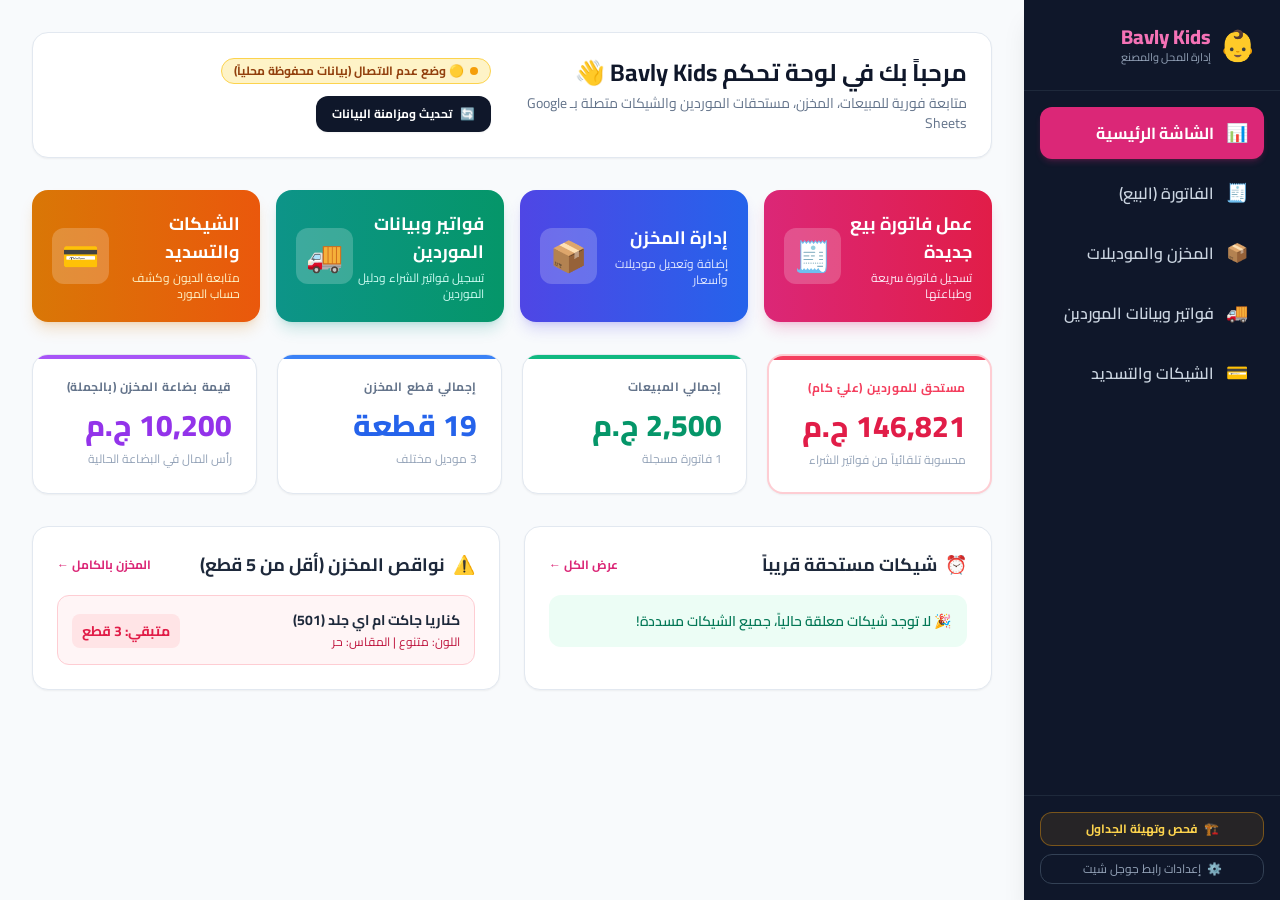
<file: index.html>
<!DOCTYPE html>
<html lang="ar" dir="rtl">
<head>
    <meta charset="UTF-8">
    <meta name="viewport" content="width=device-width, initial-scale=1.0">
    <title>Bavly Kids - الشاشة الرئيسية ولوحة التحكم</title>
    <script src="tailwind.min.js"></script>
    <link href="fonts/cairo.css" rel="stylesheet">
    <style>
        body { font-family: 'Cairo', sans-serif; }
    </style>
</head>
<body class="bg-slate-50 flex h-screen overflow-hidden text-slate-800">

    <!-- القائمة الجانبية (Sidebar) -->
    <aside class="w-64 bg-slate-900 text-white flex flex-col shadow-xl shrink-0 z-20">
        <div class="p-6 border-b border-slate-800 flex items-center justify-between">
            <div class="flex items-center gap-2">
                <span class="text-3xl">👶</span>
                <div>
                    <h1 class="text-xl font-extrabold text-pink-400 leading-tight">Bavly Kids</h1>
                    <p class="text-[11px] text-slate-400">إدارة المحل والمصنع</p>
                </div>
            </div>
        </div>

        <nav class="flex-1 p-4 space-y-2 overflow-y-auto">
            <a href="index.html" class="flex items-center gap-3 py-3 px-4 rounded-xl bg-pink-600 text-white font-bold shadow-md shadow-pink-600/20">
                <span class="text-lg">📊</span>
                <span>الشاشة الرئيسية</span>
            </a>
            <a href="sales.html" class="flex items-center gap-3 py-3 px-4 rounded-xl hover:bg-slate-800 text-slate-300 font-semibold transition">
                <span class="text-lg">🧾</span>
                <span>الفاتورة (البيع)</span>
            </a>
            <a href="inventory.html" class="flex items-center gap-3 py-3 px-4 rounded-xl hover:bg-slate-800 text-slate-300 font-semibold transition">
                <span class="text-lg">📦</span>
                <span>المخزن والموديلات</span>
            </a>
            <a href="suppliers.html" class="flex items-center gap-3 py-3 px-4 rounded-xl hover:bg-slate-800 text-slate-300 font-semibold transition">
                <span class="text-lg">🚚</span>
                <span>فواتير وبيانات الموردين</span>
            </a>
            <a href="checks.html" class="flex items-center gap-3 py-3 px-4 rounded-xl hover:bg-slate-800 text-slate-300 font-semibold transition">
                <span class="text-lg">💳</span>
                <span>الشيكات والتسديد</span>
            </a>
        </nav>

        <div class="p-4 border-t border-slate-800 space-y-2 text-center">
            <button onclick="setupCloudDatabase()" class="w-full text-xs text-amber-300 hover:text-amber-200 py-2 px-2.5 rounded-xl border border-amber-500/40 hover:border-amber-400 bg-amber-500/10 font-bold transition flex items-center justify-center gap-1.5">
                <span>🏗️</span> فحص وتهيئة الجداول
            </button>
            <button onclick="openSettingsModal()" class="w-full text-xs text-slate-400 hover:text-pink-300 py-1.5 px-2 rounded-xl border border-slate-700 hover:border-pink-500 transition flex items-center justify-center gap-1.5">
                <span>⚙️</span> إعدادات رابط جوجل شيت
            </button>
        </div>
    </aside>

    <!-- المحتوى الرئيسي (Main Content) -->
    <main class="flex-1 overflow-y-auto p-6 md:p-8 space-y-8">
        
        <!-- الهيدر والترحيب والتحكم السحابي -->
        <div class="flex flex-col md:flex-row justify-between items-start md:items-center gap-4 bg-white p-6 rounded-2xl border border-slate-200 shadow-sm">
            <div>
                <h2 class="text-2xl font-bold text-slate-900">مرحباً بك في لوحة تحكم Bavly Kids 👋</h2>
                <p class="text-sm text-slate-500 mt-1">متابعة فورية للمبيعات، المخزن، مستحقات الموردين والشيكات متصلة بـ Google Sheets</p>
            </div>
            <div class="flex items-center gap-3 flex-wrap">
                <span id="cloudStatus" class="cloud-sync-badge inline-flex items-center gap-1.5 px-3.5 py-1.5 rounded-full text-xs font-bold bg-emerald-100 text-emerald-800 border border-emerald-300 shadow-sm">
                    <span class="w-2 h-2 rounded-full bg-emerald-500 animate-pulse"></span>
                    متصل بالنظام السحابي
                </span>
                <button onclick="refreshDashboard()" class="bg-slate-900 hover:bg-slate-800 text-white text-xs px-4 py-2.5 rounded-xl font-bold transition flex items-center gap-2 shadow-sm">
                    <span>🔄</span> تحديث ومزامنة البيانات
                </button>
            </div>
        </div>

        <!-- أزرار الإجراءات السريعة -->
        <div class="grid grid-cols-1 sm:grid-cols-2 lg:grid-cols-4 gap-4">
            <a href="sales.html" class="flex items-center justify-between p-5 bg-gradient-to-r from-pink-600 to-rose-600 text-white rounded-2xl shadow-lg shadow-pink-600/20 hover:scale-[1.02] transition-transform">
                <div>
                    <h3 class="font-bold text-lg">عمل فاتورة بيع جديدة</h3>
                    <p class="text-xs text-pink-100 mt-1">تسجيل فاتورة سريعة وطباعتها</p>
                </div>
                <span class="text-3xl bg-white/20 p-2.5 rounded-xl">🧾</span>
            </a>

            <a href="inventory.html" class="flex items-center justify-between p-5 bg-gradient-to-r from-indigo-600 to-blue-600 text-white rounded-2xl shadow-lg shadow-indigo-600/20 hover:scale-[1.02] transition-transform">
                <div>
                    <h3 class="font-bold text-lg">إدارة المخزن</h3>
                    <p class="text-xs text-indigo-100 mt-1">إضافة وتعديل موديلات وأسعار</p>
                </div>
                <span class="text-3xl bg-white/20 p-2.5 rounded-xl">📦</span>
            </a>

            <a href="suppliers.html" class="flex items-center justify-between p-5 bg-gradient-to-r from-teal-600 to-emerald-600 text-white rounded-2xl shadow-lg shadow-teal-600/20 hover:scale-[1.02] transition-transform">
                <div>
                    <h3 class="font-bold text-lg">فواتير وبيانات الموردين</h3>
                    <p class="text-xs text-teal-100 mt-1">تسجيل فواتير الشراء ودليل الموردين</p>
                </div>
                <span class="text-3xl bg-white/20 p-2.5 rounded-xl">🚚</span>
            </a>

            <a href="checks.html" class="flex items-center justify-between p-5 bg-gradient-to-r from-amber-600 to-orange-600 text-white rounded-2xl shadow-lg shadow-amber-600/20 hover:scale-[1.02] transition-transform">
                <div>
                    <h3 class="font-bold text-lg">الشيكات والتسديد</h3>
                    <p class="text-xs text-amber-100 mt-1">متابعة الديون وكشف حساب المورد</p>
                </div>
                <span class="text-3xl bg-white/20 p-2.5 rounded-xl">💳</span>
            </a>
        </div>

        <!-- كروت الإحصائيات المالية والحسابية -->
        <div class="grid grid-cols-1 md:grid-cols-2 lg:grid-cols-4 gap-5">
            <!-- ديون الموردين (الميزة المطلوبة: أنا عليا كام تلقائي) -->
            <div class="bg-white p-6 rounded-2xl border-2 border-rose-200 shadow-sm relative overflow-hidden">
                <div class="absolute top-0 right-0 left-0 h-1 bg-rose-500"></div>
                <p class="text-xs font-bold text-rose-500 uppercase tracking-wider">مستحق للموردين (عليّ كام)</p>
                <h3 id="statTotalDebt" class="text-3xl font-extrabold text-rose-600 mt-3">0 ج.م</h3>
                <p class="text-xs text-slate-400 mt-2">محسوبة تلقائياً من فواتير الشراء</p>
            </div>

            <!-- إجمالي المبيعات المسجلة -->
            <div class="bg-white p-6 rounded-2xl border border-slate-200 shadow-sm relative overflow-hidden">
                <div class="absolute top-0 right-0 left-0 h-1 bg-emerald-500"></div>
                <p class="text-xs font-bold text-slate-500 uppercase tracking-wider">إجمالي المبيعات</p>
                <h3 id="statTotalSales" class="text-3xl font-extrabold text-emerald-600 mt-3">0 ج.م</h3>
                <p id="statInvoicesCount" class="text-xs text-slate-400 mt-2">0 فواتير مسجلة</p>
            </div>

            <!-- إجمالي عدد قطع المخزن -->
            <div class="bg-white p-6 rounded-2xl border border-slate-200 shadow-sm relative overflow-hidden">
                <div class="absolute top-0 right-0 left-0 h-1 bg-blue-500"></div>
                <p class="text-xs font-bold text-slate-500 uppercase tracking-wider">إجمالي قطع المخزن</p>
                <h3 id="statTotalStockQty" class="text-3xl font-extrabold text-blue-600 mt-3">0 قطعة</h3>
                <p id="statStockModelsCount" class="text-xs text-slate-400 mt-2">0 موديل مختلف</p>
            </div>

            <!-- القيمة التقديرية للمخزون بالجملة -->
            <div class="bg-white p-6 rounded-2xl border border-slate-200 shadow-sm relative overflow-hidden">
                <div class="absolute top-0 right-0 left-0 h-1 bg-purple-500"></div>
                <p class="text-xs font-bold text-slate-500 uppercase tracking-wider">قيمة بضاعة المخزن (بالجملة)</p>
                <h3 id="statStockValue" class="text-3xl font-extrabold text-purple-600 mt-3">0 ج.م</h3>
                <p class="text-xs text-slate-400 mt-2">رأس المال في البضاعة الحالية</p>
            </div>
        </div>

        <!-- قسم التنبيهات ونواقص المخزن والشيكات القادمة -->
        <div class="grid grid-cols-1 lg:grid-cols-2 gap-6">
            
            <!-- تنبيهات الشيكات المستحقة قريباً -->
            <div class="bg-white p-6 rounded-2xl border border-slate-200 shadow-sm">
                <div class="flex justify-between items-center mb-4">
                    <h3 class="font-bold text-slate-800 text-lg flex items-center gap-2">
                        <span>⏰</span> شيكات مستحقة قريباً
                    </h3>
                    <a href="checks.html" class="text-xs text-pink-600 font-bold hover:underline">عرض الكل ←</a>
                </div>
                <div id="dueChecksList" class="space-y-3">
                    <!-- ديناميكي -->
                </div>
            </div>

            <!-- نواقص المخزن (أقل من 5 قطع) -->
            <div class="bg-white p-6 rounded-2xl border border-slate-200 shadow-sm">
                <div class="flex justify-between items-center mb-4">
                    <h3 class="font-bold text-slate-800 text-lg flex items-center gap-2">
                        <span>⚠️</span> نواقص المخزن (أقل من 5 قطع)
                    </h3>
                    <a href="inventory.html" class="text-xs text-pink-600 font-bold hover:underline">المخزن بالكامل ←</a>
                </div>
                <div id="lowStockList" class="space-y-3">
                    <!-- ديناميكي -->
                </div>
            </div>

        </div>

    </main>

    <script src="app.js"></script>
    <script>
        function renderDashboard() {
            // 1. حساب مديونية الموردين (أنا عليا كام)
            const totalDebt = SupplierDB.getTotalDebt();
            const debtElem = document.getElementById('statTotalDebt');
            if (debtElem) debtElem.innerText = Number(totalDebt).toLocaleString() + ' ج.م';

            // 2. إحصائيات المبيعات
            const sales = SalesDB.getAll();
            const totalSales = sales.reduce((sum, s) => sum + (Number(s.netTotal) || 0), 0);
            const salesElem = document.getElementById('statTotalSales');
            const countElem = document.getElementById('statInvoicesCount');
            if (salesElem) salesElem.innerText = Number(totalSales).toLocaleString() + ' ج.م';
            if (countElem) countElem.innerText = `${sales.length} فاتورة مسجلة`;

            // 3. إحصائيات المخزن
            const inv = InventoryDB.getAll();
            const totalStockQty = inv.reduce((sum, i) => sum + (Number(i.qty) || 0), 0);
            const totalStockValue = inv.reduce((sum, i) => sum + ((Number(i.qty) || 0) * (Number(i.costPrice) || 0)), 0);
            
            const qtyElem = document.getElementById('statTotalStockQty');
            const modelsElem = document.getElementById('statStockModelsCount');
            const valueElem = document.getElementById('statStockValue');
            if (qtyElem) qtyElem.innerText = `${totalStockQty.toLocaleString()} قطعة`;
            if (modelsElem) modelsElem.innerText = `${inv.length} موديل مختلف`;
            if (valueElem) valueElem.innerText = `${totalStockValue.toLocaleString()} ج.م`;

            // 4. الشيكات القادمة
            const checks = CheckDB.getAll().filter(c => c.status !== "تم التسديد");
            const checksContainer = document.getElementById('dueChecksList');
            if (checksContainer) {
                if (checks.length === 0) {
                    checksContainer.innerHTML = `<div class="p-4 bg-emerald-50 text-emerald-700 rounded-xl text-sm font-semibold">🎉 لا توجد شيكات معلقة حالياً، جميع الشيكات مسددة!</div>`;
                } else {
                    checksContainer.innerHTML = checks.slice(0, 3).map(c => `
                        <div class="flex items-center justify-between p-3.5 bg-amber-50/70 border border-amber-200 rounded-xl">
                            <div>
                                <div class="font-bold text-slate-800 text-sm">شيك رقم: <span class="font-mono">${c.checkNo}</span> (${c.supplierName || 'بدون اسم'})</div>
                                <div class="text-xs text-amber-800 mt-1">تاريخ الاستحقاق: ${c.dueDate || 'غير محدد'} | البنك: ${c.bank || '-'}</div>
                            </div>
                            <div class="text-right">
                                <span class="font-bold text-rose-600 block text-sm">${(Number(c.remaining) || Number(c.total) || 0).toLocaleString()} ج.م</span>
                                <span class="text-[10px] bg-amber-200 text-amber-800 px-2 py-0.5 rounded-full font-bold">${c.status}</span>
                            </div>
                        </div>
                    `).join('');
                }
            }

            // 5. نواقص المخزن
            const lowStock = inv.filter(i => Number(i.qty) <= 5);
            const lowStockContainer = document.getElementById('lowStockList');
            if (lowStockContainer) {
                if (lowStock.length === 0) {
                    lowStockContainer.innerHTML = `<div class="p-4 bg-emerald-50 text-emerald-700 rounded-xl text-sm font-semibold">👍 المخزون بحالة ممتازة، لا توجد نواقص أقل من 5 قطع.</div>`;
                } else {
                    lowStockContainer.innerHTML = lowStock.slice(0, 3).map(i => `
                        <div class="flex items-center justify-between p-3.5 bg-rose-50/70 border border-rose-200 rounded-xl">
                            <div>
                                <div class="font-bold text-slate-800 text-sm">${i.name} (${i.code})</div>
                                <div class="text-xs text-rose-700 mt-1">اللون: ${i.colors || '-'} | المقاس: ${i.size || '-'}</div>
                            </div>
                            <div class="text-right">
                                <span class="font-bold text-rose-600 text-sm bg-rose-100 px-2.5 py-1 rounded-lg">متبقي: ${i.qty} قطع</span>
                            </div>
                        </div>
                    `).join('');
                }
            }
        }

        async function refreshDashboard() {
            showToast("جاري مزامنة وتحديث البيانات من جوجل شيت...", "info");
            const synced = await fetchAllFromCloud();
            renderDashboard();
            if (synced) {
                showToast("تم تحديث البيانات بنجاح من Google Sheets!");
            } else {
                showToast("تم تحديث الشاشة بالبيانات المحلية المحفوظة.");
            }
        }

        document.addEventListener('DOMContentLoaded', () => {
            renderDashboard();
        });

        window.addEventListener('bavly-data-synced', () => {
            renderDashboard();
        });
    </script>
</body>
</html>
</file>
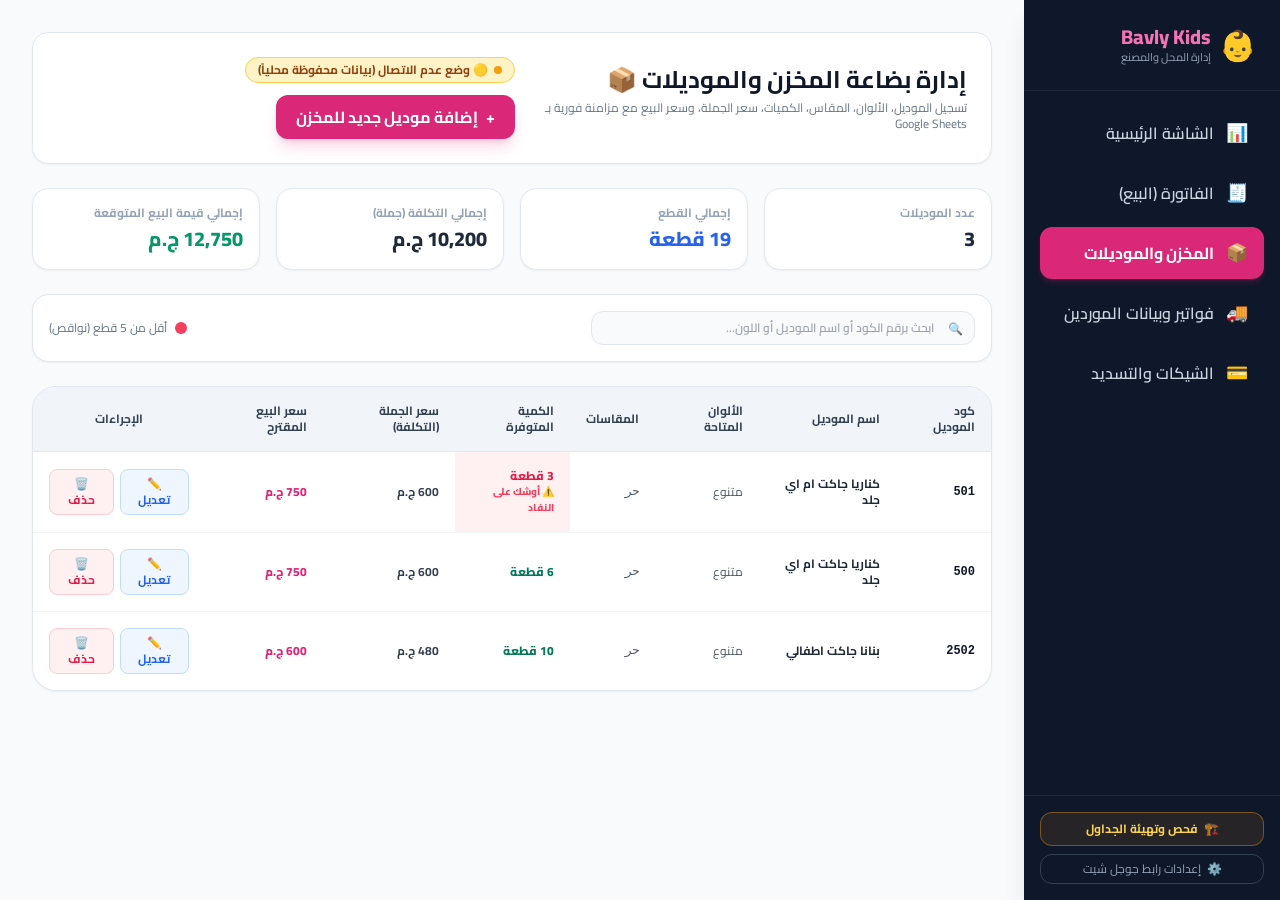
<file: inventory.html>
<!DOCTYPE html>
<html lang="ar" dir="rtl">
<head>
    <meta charset="UTF-8">
    <meta name="viewport" content="width=device-width, initial-scale=1.0">
    <title>Bavly Kids - المخزن والموديلات</title>
    <script src="tailwind.min.js"></script>
    <link href="fonts/cairo.css" rel="stylesheet">
    <style>body { font-family: 'Cairo', sans-serif; }</style>
</head>
<body class="bg-slate-50 flex h-screen overflow-hidden text-slate-800">

    <!-- القائمة الجانبية (Sidebar) -->
    <aside class="w-64 bg-slate-900 text-white flex flex-col shadow-xl shrink-0 z-20">
        <div class="p-6 border-b border-slate-800 flex items-center justify-between">
            <div class="flex items-center gap-2">
                <span class="text-3xl">👶</span>
                <div>
                    <h1 class="text-xl font-extrabold text-pink-400 leading-tight">Bavly Kids</h1>
                    <p class="text-[11px] text-slate-400">إدارة المحل والمصنع</p>
                </div>
            </div>
        </div>

        <nav class="flex-1 p-4 space-y-2 overflow-y-auto">
            <a href="index.html" class="flex items-center gap-3 py-3 px-4 rounded-xl hover:bg-slate-800 text-slate-300 font-semibold transition">
                <span class="text-lg">📊</span>
                <span>الشاشة الرئيسية</span>
            </a>
            <a href="sales.html" class="flex items-center gap-3 py-3 px-4 rounded-xl hover:bg-slate-800 text-slate-300 font-semibold transition">
                <span class="text-lg">🧾</span>
                <span>الفاتورة (البيع)</span>
            </a>
            <a href="inventory.html" class="flex items-center gap-3 py-3 px-4 rounded-xl bg-pink-600 text-white font-bold shadow-md shadow-pink-600/20">
                <span class="text-lg">📦</span>
                <span>المخزن والموديلات</span>
            </a>
            <a href="suppliers.html" class="flex items-center gap-3 py-3 px-4 rounded-xl hover:bg-slate-800 text-slate-300 font-semibold transition">
                <span class="text-lg">🚚</span>
                <span>فواتير وبيانات الموردين</span>
            </a>
            <a href="checks.html" class="flex items-center gap-3 py-3 px-4 rounded-xl hover:bg-slate-800 text-slate-300 font-semibold transition">
                <span class="text-lg">💳</span>
                <span>الشيكات والتسديد</span>
            </a>
        </nav>

        <div class="p-4 border-t border-slate-800 space-y-2 text-center">
            <button onclick="setupCloudDatabase()" class="w-full text-xs text-amber-300 hover:text-amber-200 py-2 px-2.5 rounded-xl border border-amber-500/40 hover:border-amber-400 bg-amber-500/10 font-bold transition flex items-center justify-center gap-1.5">
                <span>🏗️</span> فحص وتهيئة الجداول
            </button>
            <button onclick="openSettingsModal()" class="w-full text-xs text-slate-400 hover:text-pink-300 py-1.5 px-2 rounded-xl border border-slate-700 hover:border-pink-500 transition flex items-center justify-center gap-1.5">
                <span>⚙️</span> إعدادات رابط جوجل شيت
            </button>
        </div>
    </aside>

    <!-- المحتوى الرئيسي (Main Content) -->
    <main class="flex-1 overflow-y-auto p-6 md:p-8 space-y-6">
        
        <!-- هيدر الصفحة والتحكم -->
        <div class="flex flex-col sm:flex-row justify-between items-start sm:items-center gap-4 bg-white p-6 rounded-2xl border border-slate-200 shadow-sm">
            <div>
                <h2 class="text-2xl font-bold text-slate-900">إدارة بضاعة المخزن والموديلات 📦</h2>
                <p class="text-xs text-slate-500 mt-1">تسجيل الموديل، الألوان، المقاس، الكميات، سعر الجملة، وسعر البيع مع مزامنة فورية بـ Google Sheets</p>
            </div>
            <div class="flex items-center gap-3 flex-wrap">
                <span class="cloud-sync-badge inline-flex items-center gap-1.5 px-3 py-1 rounded-full text-xs font-bold bg-emerald-100 text-emerald-800 border border-emerald-300">
                    <span class="w-2 h-2 rounded-full bg-emerald-500 animate-pulse"></span>
                    متصل بالنظام السحابي
                </span>
                <button onclick="openItemModal()" class="bg-pink-600 hover:bg-pink-700 text-white px-5 py-2.5 rounded-xl font-bold transition flex items-center gap-2 shadow-lg shadow-pink-600/20">
                    <span>+</span> إضافة موديل جديد للمخزن
                </button>
            </div>
        </div>

        <!-- ملخص إحصائيات المخزن السريعة -->
        <div class="grid grid-cols-2 md:grid-cols-4 gap-4">
            <div class="bg-white p-4 rounded-2xl border border-slate-200 shadow-sm">
                <span class="text-xs text-slate-400 block font-bold">عدد الموديلات</span>
                <strong id="statTotalModels" class="text-xl font-extrabold text-slate-800 mt-1 block">0</strong>
            </div>
            <div class="bg-white p-4 rounded-2xl border border-slate-200 shadow-sm">
                <span class="text-xs text-slate-400 block font-bold">إجمالي القطع</span>
                <strong id="statTotalPieces" class="text-xl font-extrabold text-blue-600 mt-1 block">0 قطعة</strong>
            </div>
            <div class="bg-white p-4 rounded-2xl border border-slate-200 shadow-sm">
                <span class="text-xs text-slate-400 block font-bold">إجمالي التكلفة (جملة)</span>
                <strong id="statTotalCost" class="text-xl font-extrabold text-slate-800 mt-1 block">0 ج.م</strong>
            </div>
            <div class="bg-white p-4 rounded-2xl border border-slate-200 shadow-sm">
                <span class="text-xs text-slate-400 block font-bold">إجمالي قيمة البيع المتوقعة</span>
                <strong id="statTotalSell" class="text-xl font-extrabold text-emerald-600 mt-1 block">0 ج.م</strong>
            </div>
        </div>

        <!-- شريط البحث السريع والفلترة -->
        <div class="bg-white p-4 rounded-2xl border border-slate-200 shadow-sm flex flex-col sm:flex-row gap-3 items-center justify-between">
            <div class="relative w-full sm:w-96">
                <input type="text" id="searchInput" oninput="filterInventory()" placeholder="ابحث برقم الكود أو اسم الموديل أو اللون..." class="w-full bg-slate-50 border border-slate-200 rounded-xl py-2 px-4 pr-10 text-xs focus:outline-none focus:border-pink-500 font-semibold">
                <span class="absolute right-3 top-2.5 text-slate-400 text-xs">🔍</span>
            </div>
            <div class="flex items-center gap-2 text-xs text-slate-500 w-full sm:w-auto justify-end">
                <span class="w-3 h-3 rounded-full bg-rose-500 inline-block"></span>
                <span>أقل من 5 قطع (نواقص)</span>
            </div>
        </div>

        <!-- جدول المخزن الرئيسي -->
        <div class="bg-white rounded-3xl border border-slate-200 shadow-sm overflow-hidden">
            <div class="overflow-x-auto">
                <table class="w-full text-right text-xs">
                    <thead class="bg-slate-100 text-slate-700 font-bold border-b border-slate-200">
                        <tr>
                            <th class="p-4">كود الموديل</th>
                            <th class="p-4">اسم الموديل</th>
                            <th class="p-4">الألوان المتاحة</th>
                            <th class="p-4">المقاسات</th>
                            <th class="p-4">الكمية المتوفرة</th>
                            <th class="p-4">سعر الجملة (التكلفة)</th>
                            <th class="p-4">سعر البيع المقترح</th>
                            <th class="p-4 text-center">الإجراءات</th>
                        </tr>
                    </thead>
                    <tbody id="inventoryTableBody" class="divide-y divide-slate-100">
                        <!-- ديناميكي -->
                    </tbody>
                </table>
            </div>
        </div>

    </main>

    <!-- Modal إضافة / تعديل موديل -->
    <div id="itemModal" class="hidden fixed inset-0 bg-slate-900/70 backdrop-blur-sm flex items-center justify-center p-4 z-50">
        <div class="bg-white rounded-3xl p-6 sm:p-8 w-full max-w-lg shadow-2xl space-y-6">
            <div class="flex justify-between items-center border-b pb-3">
                <h3 id="modalTitle" class="text-xl font-bold text-slate-800">إضافة موديل جديد للمخزن 👕</h3>
                <button onclick="closeItemModal()" class="text-slate-400 hover:text-slate-600 font-bold text-lg">✕</button>
            </div>

            <form id="itemForm" onsubmit="handleFormSubmit(event)" class="space-y-4">
                <input type="hidden" id="editingOldCode" value="">
                
                <div class="grid grid-cols-2 gap-4">
                    <div>
                        <label class="block text-xs font-bold text-slate-700 mb-1">كود الموديل *</label>
                        <input type="text" id="modelCode" required placeholder="مثال: M-101" class="w-full border border-slate-300 rounded-xl p-2.5 text-xs font-mono font-bold focus:border-pink-500 outline-none">
                    </div>
                    <div>
                        <label class="block text-xs font-bold text-slate-700 mb-1">اسم / وصف الموديل *</label>
                        <input type="text" id="modelName" required placeholder="مثال: طقم بطوط قطن صيفي" class="w-full border border-slate-300 rounded-xl p-2.5 text-xs font-semibold focus:border-pink-500 outline-none">
                    </div>
                </div>

                <div class="grid grid-cols-2 gap-4">
                    <div>
                        <label class="block text-xs font-bold text-slate-700 mb-1">الألوان المتاحة</label>
                        <input type="text" id="modelColors" placeholder="أصفر / أزرق / أحمر" class="w-full border border-slate-300 rounded-xl p-2.5 text-xs focus:border-pink-500 outline-none">
                    </div>
                    <div>
                        <label class="block text-xs font-bold text-slate-700 mb-1">المقاس / السن</label>
                        <input type="text" id="modelSize" placeholder="2-4-6 أو حر" class="w-full border border-slate-300 rounded-xl p-2.5 text-xs font-mono focus:border-pink-500 outline-none">
                    </div>
                </div>

                <div class="grid grid-cols-3 gap-3">
                    <div>
                        <label class="block text-xs font-bold text-slate-700 mb-1">الكمية بالمخزن *</label>
                        <input type="number" id="modelQty" required min="0" placeholder="0" class="w-full border border-slate-300 rounded-xl p-2.5 text-xs font-bold focus:border-pink-500 outline-none text-center">
                    </div>
                    <div>
                        <label class="block text-xs font-bold text-slate-700 mb-1">سعر الجملة (ج.م) *</label>
                        <input type="number" id="modelCost" step="0.5" required min="0" oninput="autoCalcSellPrice()" placeholder="0" class="w-full border border-slate-300 rounded-xl p-2.5 text-xs font-bold focus:border-pink-500 outline-none">
                    </div>
                    <div>
                        <label class="block text-xs font-bold text-slate-700 mb-1">سعر البيع (ج.م) *</label>
                        <input type="number" id="modelSell" step="0.5" required min="0" placeholder="0" class="w-full border border-slate-300 rounded-xl p-2.5 text-xs font-bold text-pink-600 focus:border-pink-500 outline-none">
                    </div>
                </div>

                <div id="autoPriceHint" class="hidden text-[11px] text-pink-600 bg-pink-50 p-2.5 rounded-xl border border-pink-100 flex items-center gap-1.5 font-bold">
                    <span>💡</span> تم اقتراح سعر البيع تلقائياً بهامش ربح 25% (يمكنك تعديله بحرية).
                </div>

                <div class="flex justify-end gap-3 pt-3">
                    <button type="button" onclick="closeItemModal()" class="px-5 py-2.5 rounded-xl border border-slate-300 text-slate-700 text-xs font-bold hover:bg-slate-100 transition">إلغاء</button>
                    <button type="submit" class="px-6 py-2.5 rounded-xl bg-pink-600 hover:bg-pink-700 text-white text-xs font-bold shadow-lg shadow-pink-600/20 transition">حفظ في المخزن</button>
                </div>
            </form>
        </div>
    </div>

    <script src="app.js"></script>
    <script>
        let isEditing = false;

        function autoCalcSellPrice() {
            const cost = parseFloat(document.getElementById('modelCost').value) || 0;
            if (cost > 0 && !isEditing) {
                const suggested = Math.round(cost * 1.25 * 2) / 2;
                document.getElementById('modelSell').value = suggested;
                document.getElementById('autoPriceHint').classList.remove('hidden');
            } else {
                document.getElementById('autoPriceHint').classList.add('hidden');
            }
        }

        function renderInventory(itemsToRender = null) {
            const allItems = InventoryDB.getAll();
            const items = itemsToRender || allItems;
            const tbody = document.getElementById('inventoryTableBody');

            document.getElementById('statTotalModels').innerText = allItems.length;
            const totalPieces = allItems.reduce((s, i) => s + (Number(i.qty) || 0), 0);
            const totalCost = allItems.reduce((s, i) => s + ((Number(i.qty) || 0) * (Number(i.costPrice) || 0)), 0);
            const totalSell = allItems.reduce((s, i) => s + ((Number(i.qty) || 0) * (Number(i.sellPrice) || 0)), 0);

            document.getElementById('statTotalPieces').innerText = `${totalPieces.toLocaleString()} قطعة`;
            document.getElementById('statTotalCost').innerText = `${totalCost.toLocaleString()} ج.م`;
            document.getElementById('statTotalSell').innerText = `${totalSell.toLocaleString()} ج.م`;

            if (items.length === 0) {
                tbody.innerHTML = `<tr><td colspan="8" class="p-8 text-center text-slate-400">لا توجد موديلات مطابقة في المخزن</td></tr>`;
                return;
            }

            tbody.innerHTML = items.map(item => {
                const isLow = Number(item.qty) <= 5;
                return `
                    <tr class="hover:bg-slate-50 transition border-b border-slate-100">
                        <td class="p-4 font-mono font-bold text-slate-900">${item.code}</td>
                        <td class="p-4 font-bold text-slate-800">${item.name}</td>
                        <td class="p-4 text-slate-600 text-xs">${item.colors || '-'}</td>
                        <td class="p-4 font-mono text-slate-600 text-xs">${item.size || '-'}</td>
                        <td class="p-4 font-extrabold ${isLow ? 'text-rose-600 bg-rose-50' : 'text-emerald-700'}">
                            ${item.qty} قطعة ${isLow ? '<span class="text-[10px] text-rose-500 block">⚠️ أوشك على النفاد</span>' : ''}
                        </td>
                        <td class="p-4 font-bold text-slate-700">${Number(item.costPrice).toLocaleString()} ج.م</td>
                        <td class="p-4 font-extrabold text-pink-600">${Number(item.sellPrice).toLocaleString()} ج.م</td>
                        <td class="p-4 text-center">
                            <div class="flex items-center justify-center gap-1.5">
                                <button onclick="editItem('${item.code}')" class="text-blue-600 hover:text-blue-800 font-bold text-xs bg-blue-50 px-2.5 py-1.5 rounded-lg border border-blue-200 transition">✏️ تعديل</button>
                                <button onclick="deleteItem('${item.code}')" class="text-rose-600 hover:text-rose-800 font-bold text-xs bg-rose-50 px-2.5 py-1.5 rounded-lg border border-rose-200 transition">🗑️ حذف</button>
                            </div>
                        </td>
                    </tr>
                `;
            }).join('');
        }

        function filterInventory() {
            const query = (document.getElementById('searchInput').value || '').toLowerCase().trim();
            const allItems = InventoryDB.getAll();
            if (!query) {
                renderInventory();
                return;
            }
            const filtered = allItems.filter(i => 
                (i.code && String(i.code).toLowerCase().includes(query)) ||
                (i.name && String(i.name).toLowerCase().includes(query)) ||
                (i.colors && String(i.colors).toLowerCase().includes(query))
            );
            renderInventory(filtered);
        }

        function openItemModal() {
            isEditing = false;
            document.getElementById('modalTitle').innerText = "إضافة موديل جديد للمخزن 👕";
            document.getElementById('itemForm').reset();
            document.getElementById('editingOldCode').value = "";
            document.getElementById('modelCode').readOnly = false;
            document.getElementById('autoPriceHint').classList.add('hidden');
            document.getElementById('itemModal').classList.remove('hidden');
            document.getElementById('modelCode').focus();
        }

        function closeItemModal() {
            document.getElementById('itemModal').classList.add('hidden');
        }

        function editItem(code) {
            const item = InventoryDB.getAll().find(i => String(i.code).trim() === String(code).trim());
            if (!item) return;

            isEditing = true;
            document.getElementById('modalTitle').innerText = "تعديل بيانات الموديل: " + item.code;
            document.getElementById('editingOldCode').value = item.code;
            document.getElementById('modelCode').value = item.code;
            document.getElementById('modelCode').readOnly = false;
            document.getElementById('modelName').value = item.name;
            document.getElementById('modelColors').value = item.colors || '';
            document.getElementById('modelSize').value = item.size || '';
            document.getElementById('modelQty').value = item.qty;
            document.getElementById('modelCost').value = item.costPrice;
            document.getElementById('modelSell').value = item.sellPrice;
            document.getElementById('autoPriceHint').classList.add('hidden');

            document.getElementById('itemModal').classList.remove('hidden');
        }

        function handleFormSubmit(e) {
            e.preventDefault();

            const oldCode = document.getElementById('editingOldCode').value.trim();
            const newCode = document.getElementById('modelCode').value.trim();

            const item = {
                code: newCode,
                name: document.getElementById('modelName').value.trim(),
                colors: document.getElementById('modelColors').value.trim() || 'متنوع',
                size: document.getElementById('modelSize').value.trim() || 'حر',
                qty: parseInt(document.getElementById('modelQty').value) || 0,
                costPrice: parseFloat(document.getElementById('modelCost').value) || 0,
                sellPrice: parseFloat(document.getElementById('modelSell').value) || 0
            };

            InventoryDB.save(item, oldCode || null);
            showToast(`✅ تم حفظ الموديل (${item.name}) بنجاح ومزامنة جوجل شيت`);
            closeItemModal();
            renderInventory();
        }

        function deleteItem(code) {
            if (confirm(`⚠️ هل أنت متأكد من حذف الموديل رقم [${code}] من المخزن؟\nسيتم حذفه من المخزن وجوجل شيت نهائياً.`)) {
                InventoryDB.delete(code);
                showToast(`🗑️ تم حذف الموديل [${code}]`);
                renderInventory();
            }
        }

        document.addEventListener('DOMContentLoaded', () => {
            renderInventory();
        });

        window.addEventListener('bavly-data-synced', () => {
            renderInventory();
        });
    </script>
</body>
</html>
</file>
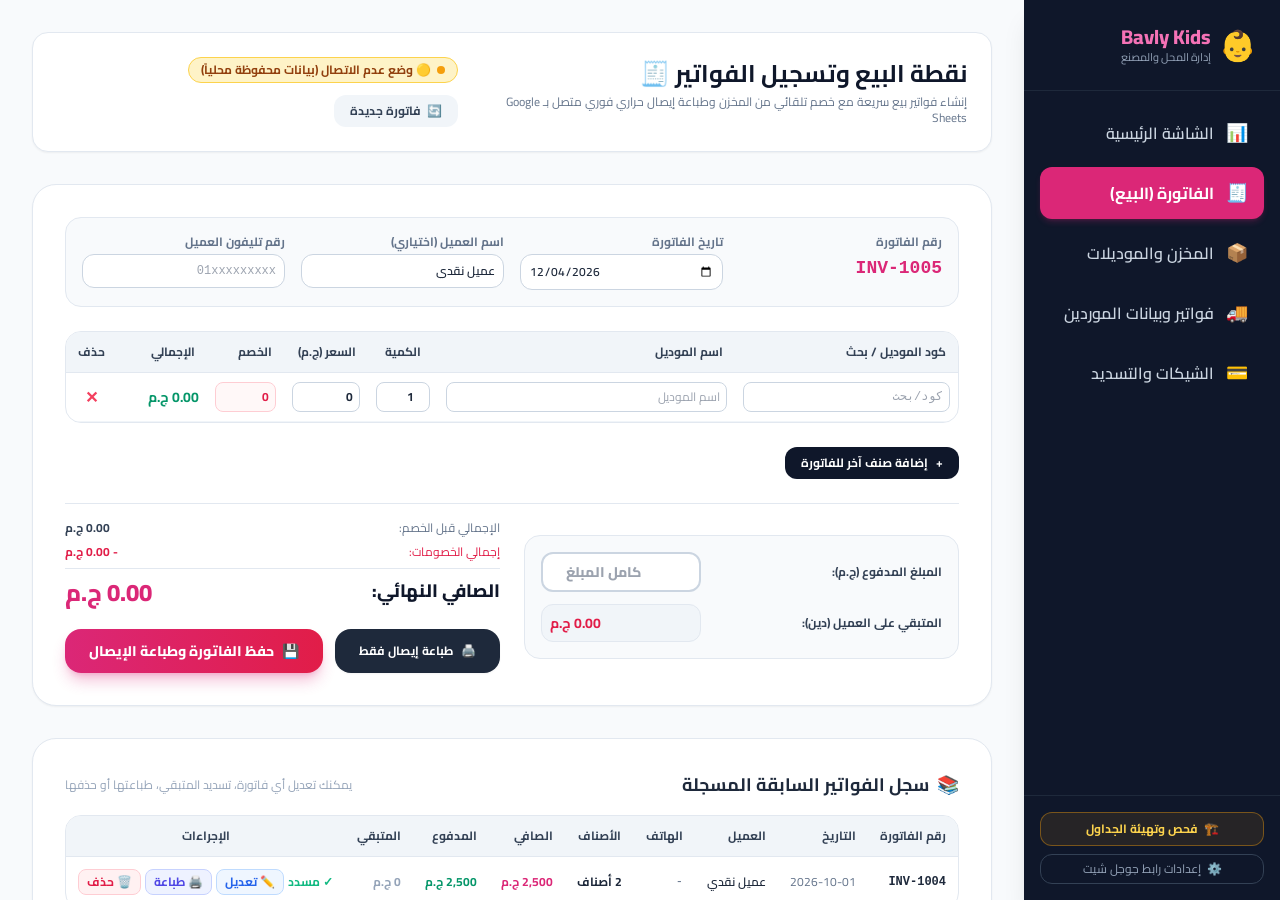
<file: sales.html>
<!DOCTYPE html>
<html lang="ar" dir="rtl">
<head>
    <meta charset="UTF-8">
    <meta name="viewport" content="width=device-width, initial-scale=1.0">
    <title>Bavly Kids - الفاتورة والمبيعات</title>
    <script src="tailwind.min.js"></script>
    <link href="fonts/cairo.css" rel="stylesheet">
    <style>
        body { font-family: 'Cairo', sans-serif; }

        /* ======= شاشة عادية ======= */
        @media screen {
            .receipt-only { display: none !important; }
        }

        /* ======= طباعة إيصال حراري ======= */
        @media print {
            aside, .no-print, button, nav,
            .print-hide, header { display: none !important; }

            * { -webkit-print-color-adjust: exact !important; print-color-adjust: exact !important; }

            html, body {
                margin: 0 !important;
                padding: 0 !important;
                background: white !important;
                width: 80mm !important;
                max-width: 80mm !important;
                font-family: 'Cairo', 'Arial', sans-serif !important;
            }

            main {
                display: none !important;
            }

            .receipt-only {
                display: block !important;
                width: 76mm !important;
                margin: 0 auto !important;
                padding: 3mm 2mm !important;
                font-size: 11px !important;
                color: #000 !important;
                background: white !important;
            }

            .receipt-only * {
                font-family: 'Cairo', 'Arial', sans-serif !important;
                color: #000 !important;
            }

            .rcpt-header {
                text-align: center;
                border-bottom: 2px dashed #000;
                padding-bottom: 4px;
                margin-bottom: 5px;
            }

            .rcpt-header h1 {
                font-size: 16px !important;
                font-weight: 900 !important;
                margin: 0 !important;
            }

            .rcpt-header p {
                font-size: 9px !important;
                margin: 1px 0 !important;
            }

            .rcpt-meta {
                display: flex !important;
                justify-content: space-between !important;
                font-size: 9.5px !important;
                border-bottom: 1px dashed #666;
                padding-bottom: 3px;
                margin-bottom: 4px;
            }

            .rcpt-table {
                width: 100% !important;
                border-collapse: collapse !important;
                font-size: 9.5px !important;
                margin-bottom: 4px;
            }

            .rcpt-table th {
                border-bottom: 1.5px solid #000;
                padding: 2px 1px;
                font-size: 9px;
            }

            .rcpt-table td {
                padding: 2.5px 1px;
                border-bottom: 0.5px dashed #ccc;
            }

            .rcpt-summary {
                border-top: 1.5px dashed #000;
                padding-top: 3px;
                font-size: 10px !important;
            }

            .rcpt-summary .row {
                display: flex !important;
                justify-content: space-between !important;
                padding: 1px 0;
            }

            .rcpt-summary .total-row {
                font-size: 13px !important;
                font-weight: 900 !important;
                border-top: 2px solid #000;
                border-bottom: 2px solid #000;
                padding: 2px 0;
                margin-top: 3px;
            }

            .rcpt-footer {
                text-align: center;
                font-size: 8.5px !important;
                margin-top: 6px;
                border-top: 1px dashed #000;
                padding-top: 4px;
            }
        }
    </style>
</head>
<body class="bg-slate-50 flex h-screen overflow-hidden text-slate-800">

    <!-- ===== إيصال الطباعة الحرارية - يظهر فقط عند الطباعة ===== -->
    <div class="receipt-only" id="thermalReceipt">
        <div class="rcpt-header">
            <h1>👶 Bavly Kids</h1>
            <p>محل ومصنع أرقى ملابس الأطفال</p>
            <p>📞 01000000000</p>
        </div>

        <div class="rcpt-meta">
            <span>رقم: <strong id="rcpt-invno"></strong></span>
            <span id="rcpt-date"></span>
        </div>

        <table class="rcpt-table">
            <thead>
                <tr>
                    <th style="text-align:right">كود</th>
                    <th style="text-align:right">الصنف</th>
                    <th style="text-align:center">كمية</th>
                    <th style="text-align:left">سعر</th>
                    <th style="text-align:left">إجمالي</th>
                </tr>
            </thead>
            <tbody id="rcpt-items"></tbody>
        </table>

        <div class="rcpt-summary">
            <div class="row">
                <span>الإجمالي قبل الخصم:</span>
                <span id="rcpt-subtotal"></span>
            </div>
            <div class="row" id="rcpt-discount-row" style="color:#c00">
                <span>الخصم:</span>
                <span id="rcpt-discount"></span>
            </div>
            <div class="row total-row">
                <span>الصافي المطلوب:</span>
                <span id="rcpt-net"></span>
            </div>
            <div class="row">
                <span>المدفوع نقداً:</span>
                <span id="rcpt-paid"></span>
            </div>
            <div class="row" id="rcpt-remaining-row">
                <span>المتبقي:</span>
                <span id="rcpt-remaining" style="font-weight:bold;color:#c00"></span>
            </div>
        </div>

        <div class="rcpt-footer">
            <p>شكراً لزيارتكم ونسعد بخدمتكم دائماً ❤️</p>
            <p>الاستبدال خلال 14 يوماً مع إحضار أصل الفاتورة</p>
        </div>
    </div>

    <!-- القائمة الجانبية (Sidebar) -->
    <aside class="w-64 bg-slate-900 text-white flex flex-col shadow-xl shrink-0 z-20">
        <div class="p-6 border-b border-slate-800 flex items-center justify-between">
            <div class="flex items-center gap-2">
                <span class="text-3xl">👶</span>
                <div>
                    <h1 class="text-xl font-extrabold text-pink-400 leading-tight">Bavly Kids</h1>
                    <p class="text-[11px] text-slate-400">إدارة المحل والمصنع</p>
                </div>
            </div>
        </div>

        <nav class="flex-1 p-4 space-y-2 overflow-y-auto">
            <a href="index.html" class="flex items-center gap-3 py-3 px-4 rounded-xl hover:bg-slate-800 text-slate-300 font-semibold transition">
                <span class="text-lg">📊</span>
                <span>الشاشة الرئيسية</span>
            </a>
            <a href="sales.html" class="flex items-center gap-3 py-3 px-4 rounded-xl bg-pink-600 text-white font-bold shadow-md shadow-pink-600/20">
                <span class="text-lg">🧾</span>
                <span>الفاتورة (البيع)</span>
            </a>
            <a href="inventory.html" class="flex items-center gap-3 py-3 px-4 rounded-xl hover:bg-slate-800 text-slate-300 font-semibold transition">
                <span class="text-lg">📦</span>
                <span>المخزن والموديلات</span>
            </a>
            <a href="suppliers.html" class="flex items-center gap-3 py-3 px-4 rounded-xl hover:bg-slate-800 text-slate-300 font-semibold transition">
                <span class="text-lg">🚚</span>
                <span>فواتير وبيانات الموردين</span>
            </a>
            <a href="checks.html" class="flex items-center gap-3 py-3 px-4 rounded-xl hover:bg-slate-800 text-slate-300 font-semibold transition">
                <span class="text-lg">💳</span>
                <span>الشيكات والتسديد</span>
            </a>
        </nav>

        <div class="p-4 border-t border-slate-800 space-y-2 text-center">
            <button onclick="setupCloudDatabase()" class="w-full text-xs text-amber-300 hover:text-amber-200 py-2 px-2.5 rounded-xl border border-amber-500/40 hover:border-amber-400 bg-amber-500/10 font-bold transition flex items-center justify-center gap-1.5">
                <span>🏗️</span> فحص وتهيئة الجداول
            </button>
            <button onclick="openSettingsModal()" class="w-full text-xs text-slate-400 hover:text-pink-300 py-1.5 px-2 rounded-xl border border-slate-700 hover:border-pink-500 transition flex items-center justify-center gap-1.5">
                <span>⚙️</span> إعدادات رابط جوجل شيت
            </button>
        </div>
    </aside>

    <!-- المحتوى الرئيسي (Main Content) -->
    <main class="flex-1 overflow-y-auto p-6 md:p-8 space-y-8">
        
        <!-- هيدر الصفحة والتحكم -->
        <div class="flex flex-col sm:flex-row justify-between items-start sm:items-center gap-4 bg-white p-6 rounded-2xl border border-slate-200 shadow-sm">
            <div>
                <h2 class="text-2xl font-bold text-slate-900">نقطة البيع وتسجيل الفواتير 🧾</h2>
                <p class="text-xs text-slate-500 mt-1">إنشاء فواتير بيع سريعة مع خصم تلقائي من المخزن وطباعة إيصال حراري فوري متصل بـ Google Sheets</p>
            </div>
            <div class="flex items-center gap-3 flex-wrap">
                <span class="cloud-sync-badge inline-flex items-center gap-1.5 px-3 py-1 rounded-full text-xs font-bold bg-emerald-100 text-emerald-800 border border-emerald-300">
                    <span class="w-2 h-2 rounded-full bg-emerald-500 animate-pulse"></span>
                    متصل بالنظام السحابي
                </span>
                <button onclick="resetInvoiceForm()" class="bg-slate-100 hover:bg-slate-200 text-slate-700 px-4 py-2 rounded-xl text-xs font-bold transition flex items-center gap-1.5">
                    <span>🔄</span> فاتورة جديدة
                </button>
            </div>
        </div>

        <!-- كارد تسجيل الفاتورة الحالية -->
        <div class="bg-white rounded-3xl p-6 md:p-8 border border-slate-200 shadow-sm space-y-6">
            
            <!-- معلومات رأس الفاتورة والعميل -->
            <div class="grid grid-cols-1 sm:grid-cols-2 md:grid-cols-4 gap-4 p-4 bg-slate-50 rounded-2xl border border-slate-200">
                <div>
                    <label class="block text-xs font-bold text-slate-500 mb-1">رقم الفاتورة</label>
                    <span id="invoiceNoDisplay" class="font-mono font-extrabold text-pink-600 text-lg block">INV-1001</span>
                </div>
                <div>
                    <label class="block text-xs font-bold text-slate-500 mb-1">تاريخ الفاتورة</label>
                    <input type="date" id="invoiceDate" class="w-full border border-slate-300 rounded-xl p-2 text-xs font-semibold focus:border-pink-500 outline-none bg-white">
                </div>
                <div>
                    <label class="block text-xs font-bold text-slate-500 mb-1">اسم العميل (اختياري)</label>
                    <input type="text" id="customerName" value="عميل نقدي" placeholder="اسم العميل" class="w-full border border-slate-300 rounded-xl p-2 text-xs font-semibold focus:border-pink-500 outline-none bg-white">
                </div>
                <div>
                    <label class="block text-xs font-bold text-slate-500 mb-1">رقم تليفون العميل</label>
                    <input type="text" id="customerPhone" placeholder="01xxxxxxxxx" class="w-full border border-slate-300 rounded-xl p-2 text-xs font-mono focus:border-pink-500 outline-none bg-white">
                </div>
            </div>

            <!-- جدول الأصناف في الفاتورة -->
            <div class="overflow-x-auto rounded-2xl border border-slate-200">
                <table class="w-full text-right text-xs">
                    <thead class="bg-slate-100 text-slate-700 font-bold border-b border-slate-200">
                        <tr>
                            <th class="p-3 w-1/4">كود الموديل / بحث</th>
                            <th class="p-3 w-1/3">اسم الموديل</th>
                            <th class="p-3 w-20 text-center">الكمية</th>
                            <th class="p-3 w-28">السعر (ج.م)</th>
                            <th class="p-3 w-24">الخصم</th>
                            <th class="p-3 w-28">الإجمالي</th>
                            <th class="p-3 w-12 text-center no-print">حذف</th>
                        </tr>
                    </thead>
                    <tbody id="invoiceRows" class="divide-y divide-slate-100">
                        <!-- ديناميكي -->
                    </tbody>
                </table>
            </div>

            <!-- زر إضافة سطر صنف جديد -->
            <div>
                <button type="button" onclick="addInvoiceRow()" class="bg-slate-900 hover:bg-slate-800 text-white px-4 py-2 rounded-xl text-xs font-bold transition flex items-center gap-2">
                    <span>+</span> إضافة صنف آخر للفاتورة
                </button>
            </div>

            <!-- الحسابات الختامية والأزرار -->
            <div class="grid grid-cols-1 md:grid-cols-2 gap-6 pt-4 border-t border-slate-200 items-center">
                <!-- الدفع والمتبقي -->
                <div class="space-y-3 bg-slate-50 p-4 rounded-2xl border border-slate-200">
                    <div class="flex items-center justify-between gap-4">
                        <label class="text-xs font-bold text-slate-700">المبلغ المدفوع (ج.م):</label>
                        <input type="number" id="paidAmount" oninput="calculateInvoiceTotals()" placeholder="كامل المبلغ" step="0.5" class="w-40 border-2 border-slate-300 rounded-xl p-2 text-sm font-extrabold text-emerald-700 focus:border-emerald-500 outline-none bg-white text-left">
                    </div>
                    <div class="flex items-center justify-between gap-4">
                        <label class="text-xs font-bold text-slate-700">المتبقي على العميل (دين):</label>
                        <input type="text" id="remainingAmount" readonly class="w-40 border border-slate-200 rounded-xl p-2 text-sm font-bold text-rose-600 bg-slate-100 outline-none text-left">
                    </div>
                </div>

                <!-- إجماليات الفاتورة وزر الحفظ -->
                <div class="space-y-2 text-left">
                    <div class="flex justify-between text-xs text-slate-500">
                        <span>الإجمالي قبل الخصم:</span>
                        <span id="displaySubtotal" class="font-bold text-slate-700">0.00 ج.م</span>
                    </div>
                    <div class="flex justify-between text-xs text-rose-600">
                        <span>إجمالي الخصومات:</span>
                        <span id="displayDiscountTotal" class="font-bold">- 0.00 ج.م</span>
                    </div>
                    <div class="flex justify-between text-lg font-extrabold text-slate-900 border-t border-slate-200 pt-2">
                        <span>الصافي النهائي:</span>
                        <span id="displayNetTotal" class="text-pink-600 text-2xl font-black">0.00 ج.م</span>
                    </div>

                    <div class="flex gap-3 pt-3">
                        <button type="button" onclick="printCurrentInvoice()" class="flex-1 bg-slate-800 hover:bg-slate-900 text-white py-3 rounded-2xl font-bold text-xs transition flex items-center justify-center gap-2 shadow-sm">
                            <span>🖨️</span> طباعة إيصال فقط
                        </button>
                        <button type="button" onclick="saveAndCompleteInvoice()" class="flex-2 bg-gradient-to-r from-pink-600 to-rose-600 hover:from-pink-700 hover:to-rose-700 text-white py-3 px-6 rounded-2xl font-extrabold text-sm transition shadow-lg shadow-pink-600/30 flex items-center justify-center gap-2">
                            <span>💾</span> حفظ الفاتورة وطباعة الإيصال
                        </button>
                    </div>
                </div>
            </div>

        </div>

        <!-- جدول الفواتير السابقة المسجلة -->
        <div class="bg-white rounded-3xl p-6 md:p-8 border border-slate-200 shadow-sm space-y-4">
            <div class="flex justify-between items-center">
                <h3 class="font-bold text-slate-800 text-lg flex items-center gap-2">
                    <span>📚</span> سجل الفواتير السابقة المسجلة
                </h3>
                <span class="text-xs text-slate-400">يمكنك تعديل أي فاتورة، تسديد المتبقي، طباعتها أو حذفها</span>
            </div>

            <div class="overflow-x-auto rounded-2xl border border-slate-200">
                <table class="w-full text-right text-xs">
                    <thead class="bg-slate-100 text-slate-700 font-bold border-b border-slate-200">
                        <tr>
                            <th class="p-3">رقم الفاتورة</th>
                            <th class="p-3">التاريخ</th>
                            <th class="p-3">العميل</th>
                            <th class="p-3">الهاتف</th>
                            <th class="p-3 text-center">الأصناف</th>
                            <th class="p-3">الصافي</th>
                            <th class="p-3">المدفوع</th>
                            <th class="p-3">المتبقي</th>
                            <th class="p-3 text-center">الإجراءات</th>
                        </tr>
                    </thead>
                    <tbody id="previousInvoicesTable" class="divide-y divide-slate-100">
                        <!-- ديناميكي -->
                    </tbody>
                </table>
            </div>
        </div>

    </main>

    <!-- Modal سداد متبقي فاتورة -->
    <div id="payModal" class="hidden fixed inset-0 bg-slate-900/70 backdrop-blur-sm flex items-center justify-center p-4 z-50">
        <div class="bg-white rounded-3xl p-6 sm:p-8 w-full max-w-md shadow-2xl space-y-5">
            <div class="flex justify-between items-center border-b pb-3">
                <div>
                    <h3 class="text-xl font-bold text-slate-800">💳 تسجيل سداد متبقي</h3>
                    <p class="text-xs text-slate-500 mt-0.5">فاتورة رقم: <strong id="payModalInvNo" class="text-pink-600"></strong></p>
                    <p class="text-xs text-rose-500 font-bold mt-0.5">المتبقي: <span id="payModalRemaining"></span></p>
                </div>
                <button onclick="closePayModal()" class="text-slate-400 hover:text-slate-600 font-bold text-lg">✕</button>
            </div>

            <div>
                <label class="block text-xs font-bold text-slate-700 mb-1">المبلغ المسدد (ج.م) *</label>
                <input type="number" id="payModalAmount" step="0.5" min="0.5" placeholder="0" class="w-full border-2 border-slate-300 rounded-xl p-3 text-lg font-extrabold text-emerald-700 focus:border-emerald-500 outline-none">
            </div>

            <div>
                <label class="block text-xs font-bold text-slate-700 mb-1">طريقة الدفع</label>
                <select id="payMethod" class="w-full border border-slate-300 rounded-xl p-2.5 text-xs font-semibold focus:border-pink-500 outline-none">
                    <option value="cash">كاش نقدي 💵</option>
                    <option value="instapay">انستا باي ⚡</option>
                    <option value="vodafone">فودافون كاش 📱</option>
                    <option value="wallet">محفظة إلكترونية 👛</option>
                </select>
            </div>

            <div class="flex gap-3 pt-2">
                <button onclick="closePayModal()" class="flex-1 py-2.5 rounded-xl border border-slate-300 text-slate-700 text-xs font-bold hover:bg-slate-100 transition">إلغاء</button>
                <button onclick="confirmPayment()" class="flex-1 py-2.5 rounded-xl bg-emerald-600 hover:bg-emerald-700 text-white text-xs font-bold shadow transition">✅ تأكيد السداد</button>
            </div>
        </div>
    </div>

    <script src="app.js"></script>
    <script>
        let currentInvoiceNumber = "";
        let isEditingInvoice = false;
        let payingInvoiceNo = null;

        function resetInvoiceForm() {
            isEditingInvoice = false;
            currentInvoiceNumber = SalesDB.getNextInvoiceNo();
            document.getElementById('invoiceNoDisplay').innerText = currentInvoiceNumber;
            document.getElementById('invoiceDate').value = new Date().toISOString().split('T')[0];
            document.getElementById('customerName').value = "عميل نقدي";
            document.getElementById('customerPhone').value = "";
            document.getElementById('paidAmount').value = "";

            const tbody = document.getElementById('invoiceRows');
            tbody.innerHTML = "";
            addInvoiceRow();
            calculateInvoiceTotals();
        }

        function addInvoiceRow() {
            const tbody = document.getElementById('invoiceRows');
            const invItems = InventoryDB.getAll();

            const row = document.createElement('tr');
            row.className = "border-b border-slate-100";
            row.innerHTML = `
                <td class="p-2">
                    <input type="text" list="modelsList" onchange="onModelSelect(this)" placeholder="كود/بحث" class="item-code w-full border border-slate-300 rounded-lg p-1.5 text-xs font-mono focus:border-pink-500 outline-none">
                    <datalist id="modelsList">
                        ${invItems.map(i => `<option value="${i.code}">${i.name} - رصيد: ${i.qty} - سعر: ${i.sellPrice} ج.م</option>`).join('')}
                    </datalist>
                </td>
                <td class="p-2">
                    <input type="text" placeholder="اسم الموديل" class="item-name w-full border border-slate-300 rounded-lg p-1.5 text-xs focus:border-pink-500 outline-none">
                </td>
                <td class="p-2">
                    <input type="number" min="1" value="1" oninput="calculateInvoiceTotals()" class="item-qty w-full border border-slate-300 rounded-lg p-1.5 text-xs text-center font-bold focus:border-pink-500 outline-none">
                </td>
                <td class="p-2">
                    <input type="number" step="0.5" value="0" oninput="calculateInvoiceTotals()" class="item-price w-full border border-slate-300 rounded-lg p-1.5 text-xs font-bold text-slate-800 focus:border-pink-500 outline-none" title="يمكنك تعديل السعر يدوياً بحرية">
                </td>
                <td class="p-2">
                    <input type="number" step="0.5" value="0" oninput="calculateInvoiceTotals()" class="item-discount w-full border border-rose-200 bg-rose-50/50 rounded-lg p-1.5 text-xs font-bold text-rose-600 focus:border-pink-500 outline-none" placeholder="0">
                </td>
                <td class="p-2 font-bold text-emerald-600 item-total text-sm">
                    0.00 ج.م
                </td>
                <td class="p-2 text-center no-print">
                    <button onclick="removeInvoiceRow(this)" class="text-rose-500 hover:text-rose-700 font-bold text-base px-2 py-1 rounded">✕</button>
                </td>
            `;
            tbody.appendChild(row);
        }

        function removeInvoiceRow(btn) {
            const tbody = document.getElementById('invoiceRows');
            if (tbody.children.length > 1) {
                btn.closest('tr').remove();
                calculateInvoiceTotals();
            } else {
                showToast("يجب أن تحتوي الفاتورة على صنف واحد على الأقل", "error");
            }
        }

        function onModelSelect(input) {
            const code = input.value.trim();
            const invItems = InventoryDB.getAll();
            const found = invItems.find(i => String(i.code).toLowerCase() === code.toLowerCase());
            const row = input.closest('tr');
            if (found) {
                row.querySelector('.item-name').value = found.name;
                row.querySelector('.item-price').value = found.sellPrice;
            }
            calculateInvoiceTotals();
        }

        function calculateInvoiceTotals() {
            const rows = document.querySelectorAll('#invoiceRows tr');
            let subtotal = 0;
            let discountTotal = 0;

            rows.forEach(r => {
                const qtyInput = r.querySelector('.item-qty');
                const priceInput = r.querySelector('.item-price');
                const discountInput = r.querySelector('.item-discount');

                const qty = parseFloat(qtyInput ? qtyInput.value : 0) || 0;
                const price = parseFloat(priceInput ? priceInput.value : 0) || 0;
                const discount = parseFloat(discountInput ? discountInput.value : 0) || 0;

                const itemSubtotal = qty * price;
                const itemNet = Math.max(0, itemSubtotal - discount);

                subtotal += itemSubtotal;
                discountTotal += discount;

                const totalElem = r.querySelector('.item-total');
                if (totalElem) totalElem.innerText = itemNet.toFixed(2) + ' ج.م';
            });

            const netTotal = Math.max(0, subtotal - discountTotal);

            document.getElementById('displaySubtotal').innerText = subtotal.toFixed(2) + ' ج.م';
            document.getElementById('displayDiscountTotal').innerText = '- ' + discountTotal.toFixed(2) + ' ج.م';
            document.getElementById('displayNetTotal').innerText = netTotal.toFixed(2) + ' ج.م';

            let paidInput = document.getElementById('paidAmount');
            let paid = parseFloat(paidInput.value);
            if (isNaN(paid) || paidInput.value === "") {
                paid = netTotal;
            }
            const remaining = Math.max(0, netTotal - paid);
            document.getElementById('remainingAmount').value = remaining.toFixed(2) + ' ج.م';
        }

        function saveAndCompleteInvoice() {
            const rows = document.querySelectorAll('#invoiceRows tr');
            const items = [];
            let subtotal = 0;
            let discountTotal = 0;

            rows.forEach(r => {
                const code = r.querySelector('.item-code') ? r.querySelector('.item-code').value.trim() : '';
                const name = r.querySelector('.item-name') ? r.querySelector('.item-name').value.trim() : '';
                const qty = parseFloat(r.querySelector('.item-qty') ? r.querySelector('.item-qty').value : 0) || 0;
                const price = parseFloat(r.querySelector('.item-price') ? r.querySelector('.item-price').value : 0) || 0;
                const discount = parseFloat(r.querySelector('.item-discount') ? r.querySelector('.item-discount').value : 0) || 0;
                const total = Math.max(0, (qty * price) - discount);

                if (name && qty > 0) {
                    items.push({ code, name, qty, price, discount, total });
                    subtotal += (qty * price);
                    discountTotal += discount;
                }
            });

            if (items.length === 0) {
                showToast("يرجى إدخال صنف واحد على الأقل في الفاتورة", "error");
                return;
            }

            const netTotal = Math.max(0, subtotal - discountTotal);
            let paidVal = parseFloat(document.getElementById('paidAmount').value);
            if (isNaN(paidVal) || document.getElementById('paidAmount').value === "") {
                paidVal = netTotal;
            }
            const remaining = Math.max(0, netTotal - paidVal);

            const invoiceRecord = {
                invoiceNo: currentInvoiceNumber,
                date: document.getElementById('invoiceDate').value,
                customerName: document.getElementById('customerName').value.trim() || "عميل نقدي",
                customerPhone: document.getElementById('customerPhone').value.trim() || "-",
                items: items,
                subtotal: subtotal,
                discountTotal: discountTotal,
                netTotal: netTotal,
                paid: paidVal,
                remaining: remaining
            };

            if (isEditingInvoice) {
                SalesDB.update(invoiceRecord);
                showToast(`✅ تم تحديث الفاتورة ${currentInvoiceNumber} بنجاح ومزامنتها!`);
            } else {
                SalesDB.save(invoiceRecord);
                showToast(`✅ تم حفظ الفاتورة ${currentInvoiceNumber} بنجاح وخصم المخزن!`);
            }

            renderPreviousInvoices();

            if (confirm("تم الحفظ بنجاح! هل ترغب في طباعة الإيصال الآن؟")) {
                buildReceipt(invoiceRecord);
                setTimeout(() => window.print(), 200);
            }

            resetInvoiceForm();
        }

        function editInvoice(invoiceNo) {
            const inv = SalesDB.getAll().find(i => String(i.invoiceNo).trim() === String(invoiceNo).trim());
            if (!inv) return;

            isEditingInvoice = true;
            currentInvoiceNumber = inv.invoiceNo;
            document.getElementById('invoiceNoDisplay').innerText = inv.invoiceNo;
            document.getElementById('invoiceDate').value = inv.date || new Date().toISOString().split('T')[0];
            document.getElementById('customerName').value = inv.customerName || "عميل نقدي";
            document.getElementById('customerPhone').value = inv.customerPhone || '';
            document.getElementById('paidAmount').value = inv.paid;

            const tbody = document.getElementById('invoiceRows');
            tbody.innerHTML = "";

            const invItems = InventoryDB.getAll();
            (inv.items || []).forEach(item => {
                const row = document.createElement('tr');
                row.className = "border-b border-slate-100";
                row.innerHTML = `
                    <td class="p-2">
                        <input type="text" list="modelsList" value="${item.code || ''}" onchange="onModelSelect(this)" class="item-code w-full border border-slate-300 rounded-lg p-1.5 text-xs font-mono focus:border-pink-500 outline-none">
                    </td>
                    <td class="p-2">
                        <input type="text" value="${item.name || ''}" class="item-name w-full border border-slate-300 rounded-lg p-1.5 text-xs focus:border-pink-500 outline-none">
                    </td>
                    <td class="p-2">
                        <input type="number" min="1" value="${item.qty || 1}" oninput="calculateInvoiceTotals()" class="item-qty w-full border border-slate-300 rounded-lg p-1.5 text-xs text-center font-bold focus:border-pink-500 outline-none">
                    </td>
                    <td class="p-2">
                        <input type="number" step="0.5" value="${item.price || 0}" oninput="calculateInvoiceTotals()" class="item-price w-full border border-slate-300 rounded-lg p-1.5 text-xs font-bold text-slate-800 focus:border-pink-500 outline-none">
                    </td>
                    <td class="p-2">
                        <input type="number" step="0.5" value="${item.discount || 0}" oninput="calculateInvoiceTotals()" class="item-discount w-full border border-rose-200 bg-rose-50/50 rounded-lg p-1.5 text-xs font-bold text-rose-600 focus:border-pink-500 outline-none">
                    </td>
                    <td class="p-2 font-bold text-emerald-600 item-total text-sm">${Number(item.total || 0).toFixed(2)} ج.م</td>
                    <td class="p-2 text-center no-print">
                        <button onclick="removeInvoiceRow(this)" class="text-rose-500 hover:text-rose-700 font-bold text-base px-2 py-1 rounded">✕</button>
                    </td>
                `;
                tbody.appendChild(row);
            });

            calculateInvoiceTotals();
            window.scrollTo({ top: 0, behavior: 'smooth' });
            showToast(`📝 جاري تعديل الفاتورة ${invoiceNo} — أجرِ تعديلاتك ثم اضغط حفظ`, "info");
        }

        function deleteInvoice(invoiceNo) {
            if (confirm(`⚠️ هل أنت متأكد من حذف الفاتورة [${invoiceNo}]؟\nسيتم إرجاع كمياتها للمخزن وحذفها من جوجل شيت.`)) {
                SalesDB.delete(invoiceNo);
                showToast(`🗑️ تم حذف الفاتورة [${invoiceNo}] وإرجاع الكميات للمخزن`);
                renderPreviousInvoices();
            }
        }

        function openPayModal(invoiceNo) {
            payingInvoiceNo = invoiceNo;
            const inv = SalesDB.getAll().find(i => String(i.invoiceNo).trim() === String(invoiceNo).trim());
            if (!inv) return;
            document.getElementById('payModalInvNo').innerText = invoiceNo;
            document.getElementById('payModalRemaining').innerText = Number(inv.remaining).toLocaleString() + ' ج.م';
            document.getElementById('payModalAmount').value = '';
            document.getElementById('payModal').classList.remove('hidden');
        }

        function closePayModal() {
            document.getElementById('payModal').classList.add('hidden');
            payingInvoiceNo = null;
        }

        function confirmPayment() {
            const amount = parseFloat(document.getElementById('payModalAmount').value);
            if (!amount || amount <= 0) {
                showToast("أدخل مبلغ صحيح", "error");
                return;
            }
            const method = document.getElementById('payMethod').value;
            SalesDB.pay(payingInvoiceNo, amount, method);
            showToast(`✅ تم تسجيل سداد ${amount.toLocaleString()} ج.م للفاتورة`);
            closePayModal();
            renderPreviousInvoices();
        }

        function renderPreviousInvoices() {
            const list = SalesDB.getAll().slice().reverse();
            const tbody = document.getElementById('previousInvoicesTable');
            if (!tbody) return;

            if (list.length === 0) {
                tbody.innerHTML = `<tr><td colspan="9" class="p-8 text-center text-slate-400">لا توجد فواتير سابقة مسجلة</td></tr>`;
                return;
            }

            tbody.innerHTML = list.map(inv => `
                <tr class="hover:bg-slate-50 transition border-b border-slate-100">
                    <td class="p-3 font-mono font-bold text-slate-800">${inv.invoiceNo}</td>
                    <td class="p-3 text-slate-500 text-xs">${inv.date}</td>
                    <td class="p-3 font-semibold">${inv.customerName}</td>
                    <td class="p-3 text-slate-500 text-xs font-mono">${inv.customerPhone || '-'}</td>
                    <td class="p-3 text-center font-bold">${inv.items ? inv.items.length : 1} أصناف</td>
                    <td class="p-3 font-bold text-pink-600">${Number(inv.netTotal).toLocaleString()} ج.م</td>
                    <td class="p-3 font-bold text-emerald-600">${Number(inv.paid).toLocaleString()} ج.م</td>
                    <td class="p-3 font-bold ${Number(inv.remaining) > 0 ? 'text-rose-600 bg-rose-50/50' : 'text-slate-400'}">${Number(inv.remaining).toLocaleString()} ج.م</td>
                    <td class="p-3 text-center">
                        <div class="flex items-center justify-center gap-1 flex-wrap">
                            ${Number(inv.remaining) > 0 
                                ? `<button onclick="openPayModal('${inv.invoiceNo}')" class="text-emerald-600 hover:text-emerald-800 font-bold text-xs bg-emerald-50 px-2 py-1 rounded-lg border border-emerald-200 transition">💳 سداد</button>` 
                                : `<span class="text-xs text-emerald-500 font-bold">✓ مسدد</span>`}
                            <button onclick="editInvoice('${inv.invoiceNo}')" class="text-blue-600 hover:text-blue-800 font-bold text-xs bg-blue-50 px-2 py-1 rounded-lg border border-blue-200 transition">✏️ تعديل</button>
                            <button onclick="loadInvoiceForPrint('${inv.invoiceNo}')" class="text-indigo-600 hover:text-indigo-800 font-bold text-xs bg-indigo-50 px-2 py-1 rounded-lg border border-indigo-200 transition">🖨️ طباعة</button>
                            <button onclick="deleteInvoice('${inv.invoiceNo}')" class="text-rose-600 hover:text-rose-800 font-bold text-xs bg-rose-50 px-2 py-1 rounded-lg border border-rose-200 transition">🗑️ حذف</button>
                        </div>
                    </td>
                </tr>
            `).join('');
        }

        function loadInvoiceForPrint(invoiceNo) {
            const inv = SalesDB.getAll().find(i => String(i.invoiceNo).trim() === String(invoiceNo).trim());
            if (!inv) return;
            buildReceipt(inv);
            showToast(`🖨️ جاري طباعة الفاتورة ${invoiceNo}`);
            setTimeout(() => window.print(), 200);
        }

        function buildReceipt(invoiceData) {
            const invNo = invoiceData ? invoiceData.invoiceNo : (document.getElementById('invoiceNoDisplay').innerText);
            const date  = invoiceData ? invoiceData.date    : (document.getElementById('invoiceDate').value);

            document.getElementById('rcpt-invno').innerText = invNo;
            document.getElementById('rcpt-date').innerText  = date;

            let items = [];
            let subtotal = 0, discountTotal = 0;

            if (invoiceData && invoiceData.items) {
                items = invoiceData.items;
                subtotal      = Number(invoiceData.subtotal)      || 0;
                discountTotal = Number(invoiceData.discountTotal) || 0;
            } else {
                document.querySelectorAll('#invoiceRows tr').forEach(r => {
                    const code  = r.querySelector('.item-code')     ? r.querySelector('.item-code').value.trim()     : '';
                    const name  = r.querySelector('.item-name')     ? r.querySelector('.item-name').value.trim()     : '';
                    const qty   = parseFloat(r.querySelector('.item-qty')?.value) || 0;
                    const price = parseFloat(r.querySelector('.item-price')?.value) || 0;
                    const disc  = parseFloat(r.querySelector('.item-discount')?.value) || 0;
                    if (name && qty > 0) {
                        items.push({ code, name, qty, price, discount: disc, total: Math.max(0, qty*price - disc) });
                        subtotal      += qty * price;
                        discountTotal += disc;
                    }
                });
            }

            const netTotal  = Math.max(0, subtotal - discountTotal);
            const paidVal   = invoiceData ? Number(invoiceData.paid)      : (parseFloat(document.getElementById('paidAmount').value) || netTotal);
            const remaining = invoiceData ? Number(invoiceData.remaining) : Math.max(0, netTotal - paidVal);

            const tbody = document.getElementById('rcpt-items');
            tbody.innerHTML = items.map(it => `
                <tr>
                    <td>${it.code || '-'}</td>
                    <td>${it.name}</td>
                    <td style="text-align:center">${it.qty}</td>
                    <td style="text-align:left">${Number(it.price).toLocaleString()}</td>
                    <td style="text-align:left;font-weight:700">${Number(it.total).toLocaleString()}</td>
                </tr>
            `).join('');

            document.getElementById('rcpt-subtotal').innerText = subtotal.toLocaleString() + ' ج.م';
            document.getElementById('rcpt-discount').innerText = discountTotal.toLocaleString() + ' ج.م';
            document.getElementById('rcpt-discount-row').style.display = discountTotal > 0 ? '' : 'none';
            document.getElementById('rcpt-net').innerText       = netTotal.toLocaleString()  + ' ج.م';
            document.getElementById('rcpt-paid').innerText      = paidVal.toLocaleString()   + ' ج.م';
            document.getElementById('rcpt-remaining').innerText = remaining.toLocaleString() + ' ج.م';
            document.getElementById('rcpt-remaining-row').style.display = remaining > 0 ? '' : 'none';
        }

        function printCurrentInvoice() {
            buildReceipt(null);
            window.print();
        }

        document.addEventListener('DOMContentLoaded', () => {
            resetInvoiceForm();
            renderPreviousInvoices();
        });

        window.addEventListener('bavly-data-synced', () => {
            renderPreviousInvoices();
        });
    </script>
</body>
</html>
</file>
<file: fonts/cairo.css>
@font-face {
    font-family: 'Cairo';
    font-style: normal;
    font-weight: 400;
    src: url('cairo-400.ttf') format('truetype');
}
@font-face {
    font-family: 'Cairo';
    font-style: normal;
    font-weight: 600;
    src: url('cairo-600.ttf') format('truetype');
}
@font-face {
    font-family: 'Cairo';
    font-style: normal;
    font-weight: 700;
    src: url('cairo-700.ttf') format('truetype');
}
@font-face {
    font-family: 'Cairo';
    font-style: normal;
    font-weight: 800;
    src: url('cairo-800.ttf') format('truetype');
}
</file>
